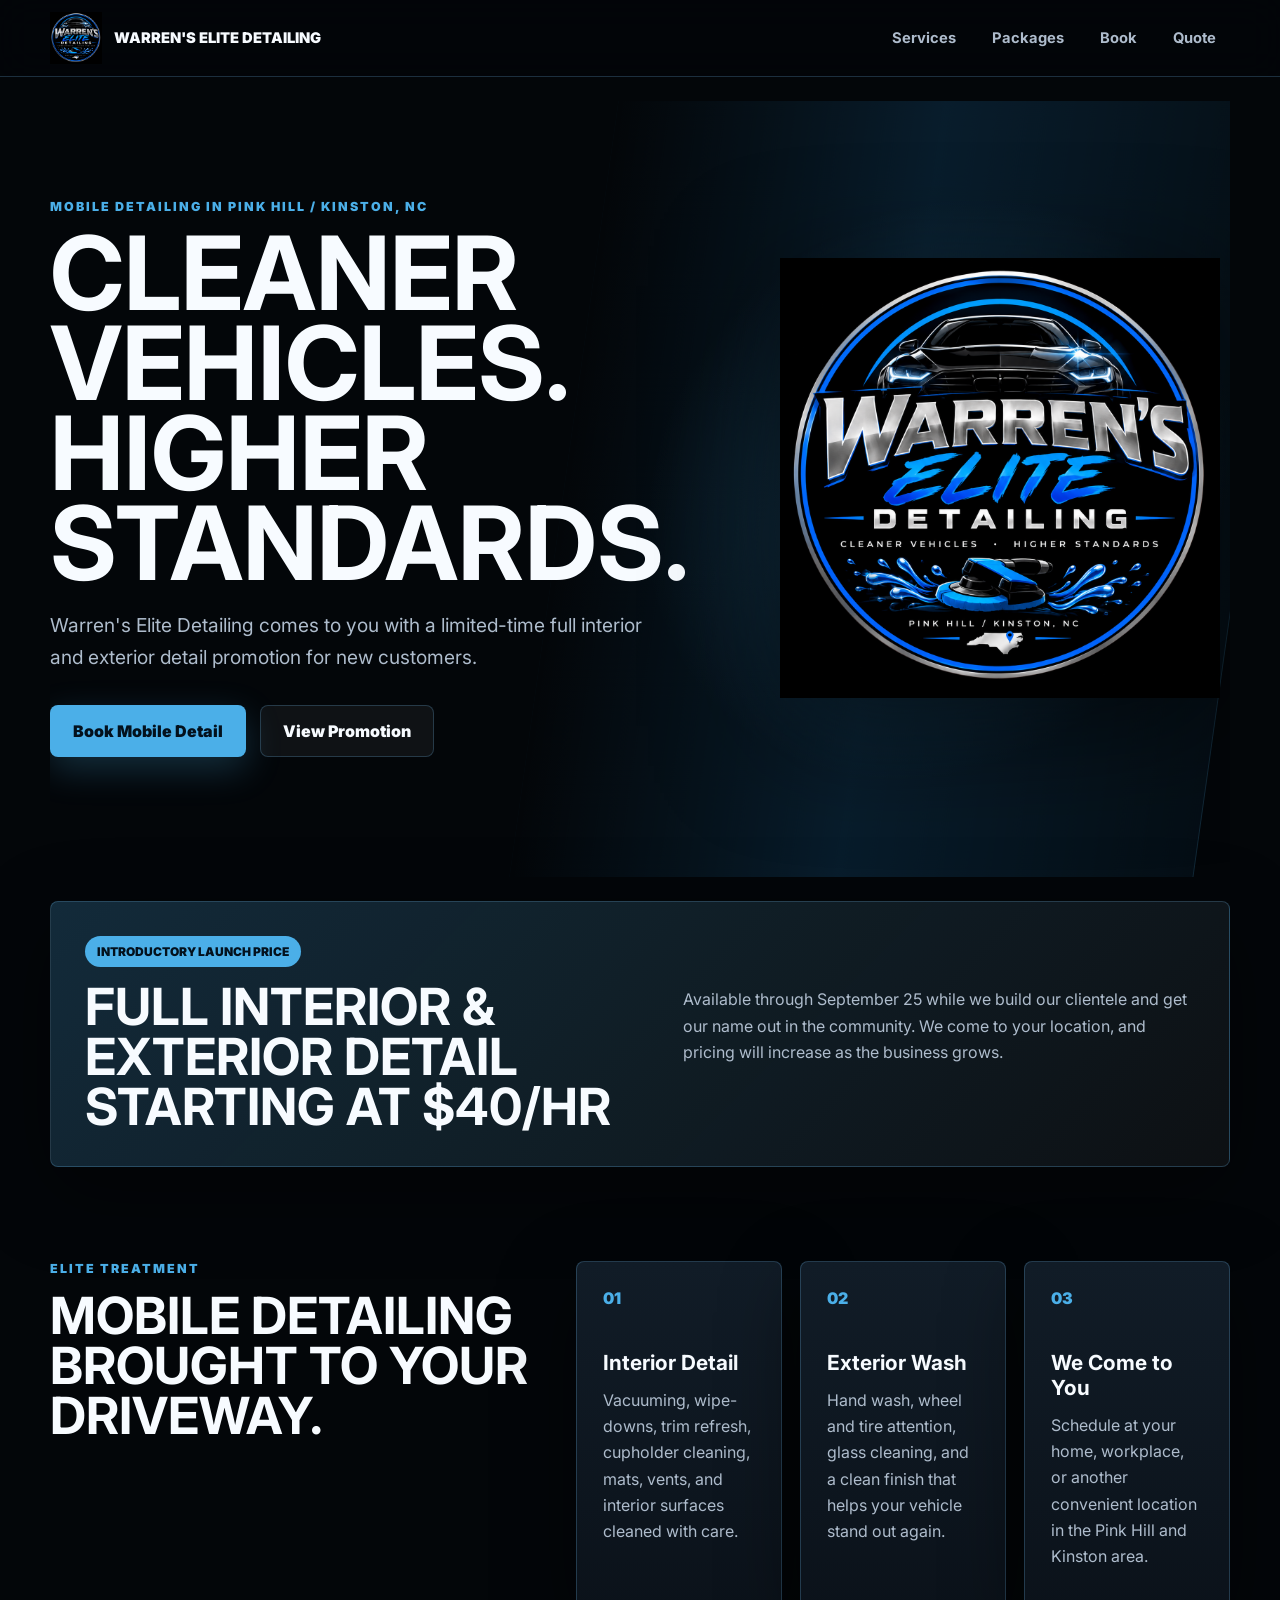
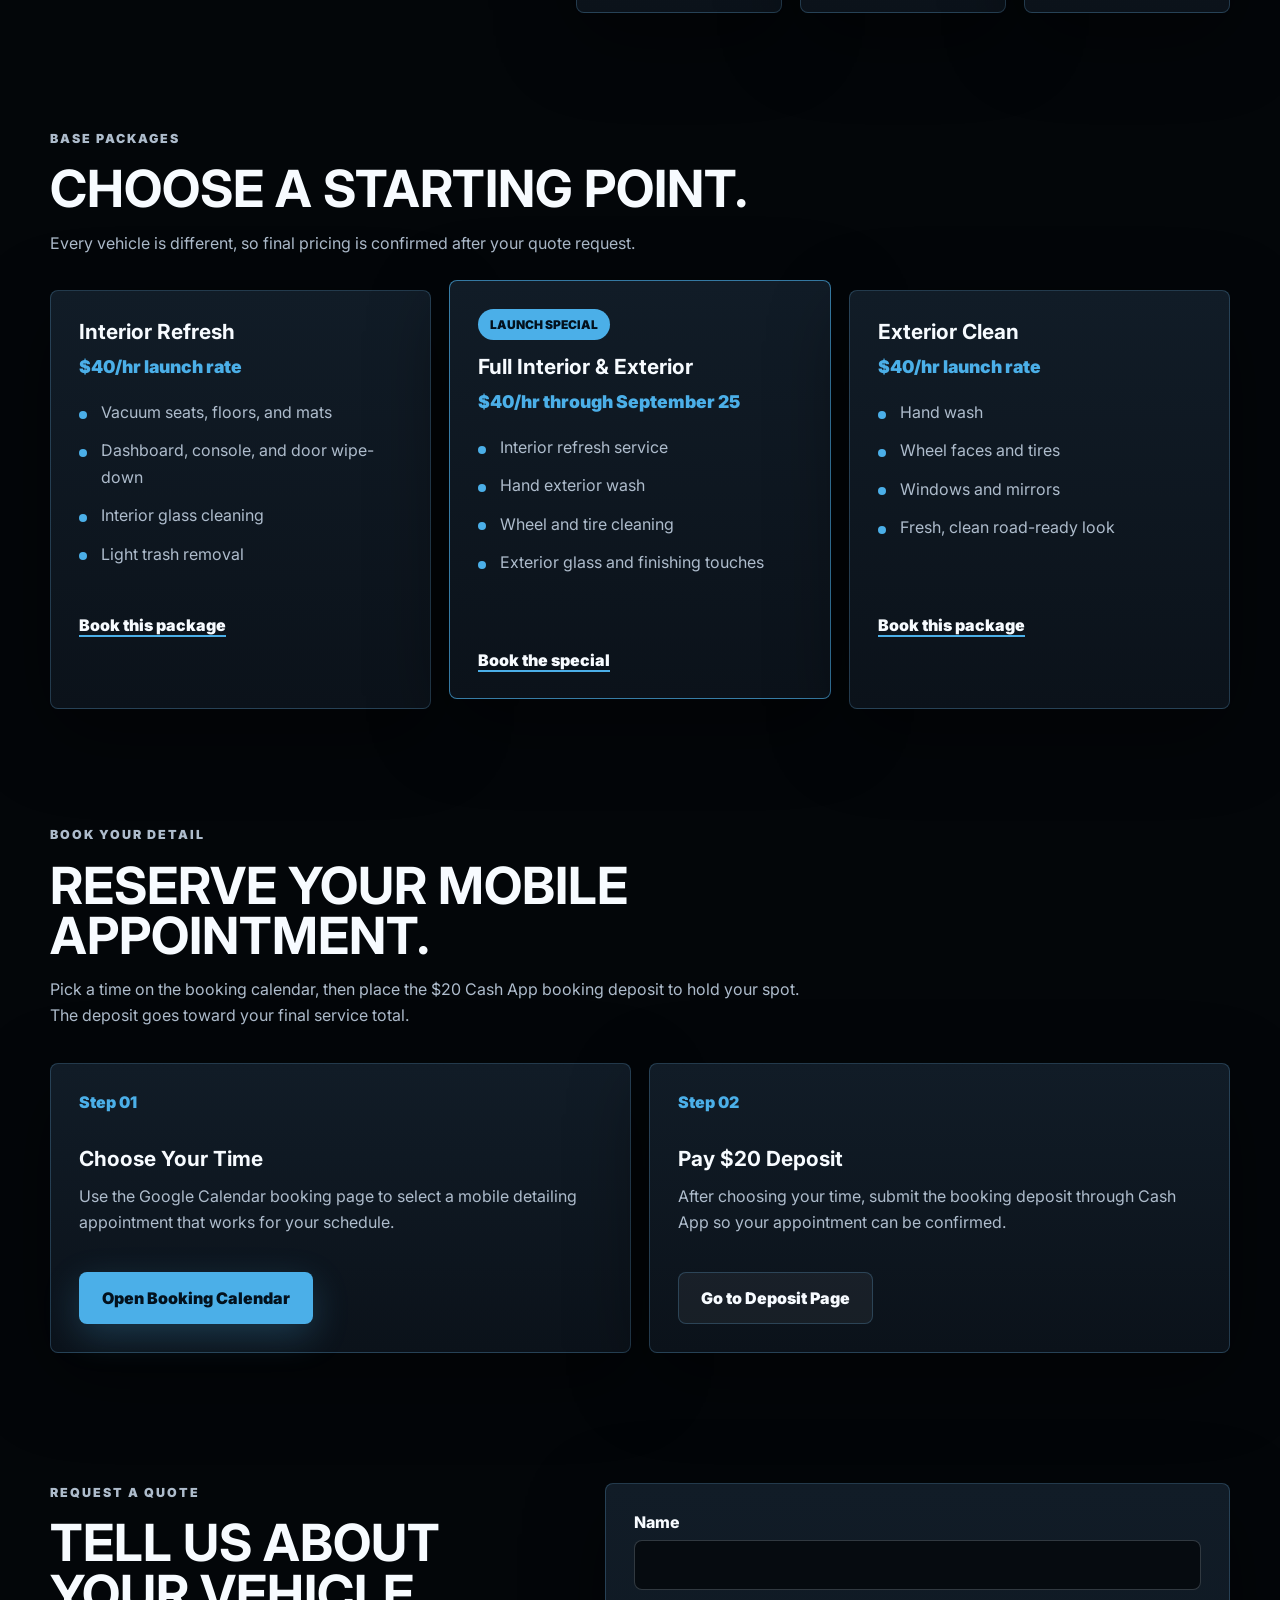
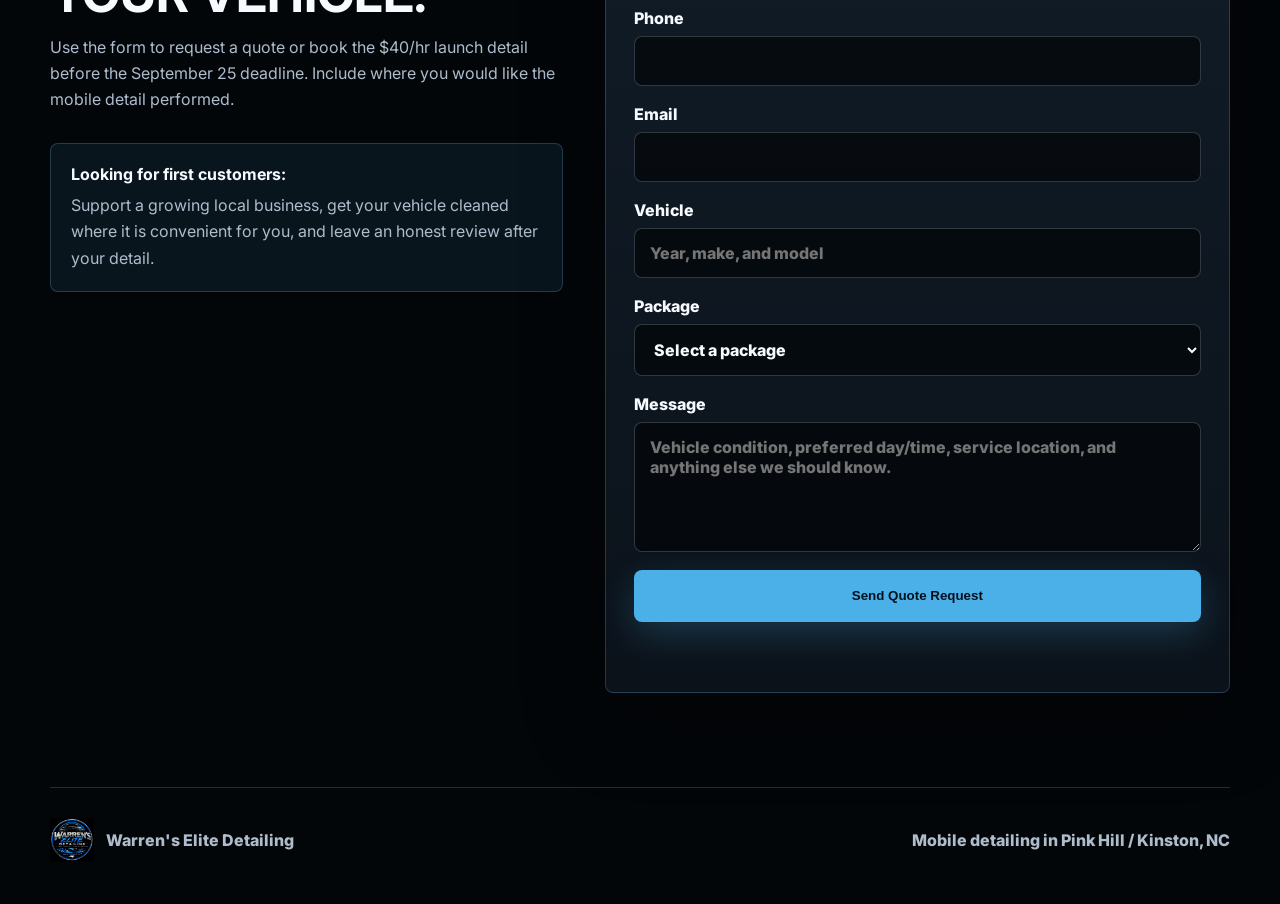
<file: github-pages-update-warrens-elite-detailing/index.html>
<!DOCTYPE html>
<html lang="en">
<head>
  <meta charset="UTF-8">
  <meta name="viewport" content="width=device-width, initial-scale=1.0">
  <meta name="description" content="Warren's Elite Detailing offers mobile interior and exterior auto detailing in Pink Hill and Kinston, NC, with a limited-time $40/hr launch promotion through September 25.">
  <title>Warren's Elite Detailing | Pink Hill & Kinston, NC</title>
  <link rel="preconnect" href="https://fonts.googleapis.com">
  <link rel="preconnect" href="https://fonts.gstatic.com" crossorigin>
  <link href="https://fonts.googleapis.com/css2?family=Inter:wght@400;500;600;700;800;900&display=swap" rel="stylesheet">
  <link rel="stylesheet" href="styles.css">
</head>
<body>
  <header class="site-header" id="top">
    <nav class="nav" aria-label="Main navigation">
      <a class="brand" href="#top" aria-label="Warren's Elite Detailing home">
        <img src="assets/warrens-elite-logo.png" alt="Warren's Elite Detailing logo">
        <span>Warren's Elite Detailing</span>
      </a>
      <div class="nav-links">
        <a href="#services">Services</a>
        <a href="#packages">Packages</a>
        <a href="#booking">Book</a>
        <a href="#quote">Quote</a>
      </div>
    </nav>
  </header>

  <main>
    <section class="hero">
      <div class="hero-bg" aria-hidden="true"></div>
      <div class="hero-content">
        <p class="eyebrow">Mobile detailing in Pink Hill / Kinston, NC</p>
        <h1>Cleaner vehicles. Higher standards.</h1>
        <p class="hero-copy">Warren's Elite Detailing comes to you with a limited-time full interior and exterior detail promotion for new customers.</p>
        <div class="hero-actions">
          <a class="button primary" href="#booking">Book Mobile Detail</a>
          <a class="button secondary" href="#promotion">View Promotion</a>
        </div>
      </div>
      <div class="hero-logo">
        <img src="assets/warrens-elite-logo.png" alt="Warren's Elite Detailing badge">
      </div>
    </section>

    <section class="promo-band" id="promotion">
      <div>
        <span class="promo-label">Introductory Launch Price</span>
        <h2>Full interior & exterior detail starting at $40/hr</h2>
      </div>
      <p>Available through September 25 while we build our clientele and get our name out in the community. We come to your location, and pricing will increase as the business grows.</p>
    </section>

    <section class="section split" id="services">
      <div>
        <p class="eyebrow">Elite treatment</p>
        <h2>Mobile detailing brought to your driveway.</h2>
      </div>
      <div class="service-grid">
        <article class="service-card">
          <span>01</span>
          <h3>Interior Detail</h3>
          <p>Vacuuming, wipe-downs, trim refresh, cupholder cleaning, mats, vents, and interior surfaces cleaned with care.</p>
        </article>
        <article class="service-card">
          <span>02</span>
          <h3>Exterior Wash</h3>
          <p>Hand wash, wheel and tire attention, glass cleaning, and a clean finish that helps your vehicle stand out again.</p>
        </article>
        <article class="service-card">
          <span>03</span>
          <h3>We Come to You</h3>
          <p>Schedule at your home, workplace, or another convenient location in the Pink Hill and Kinston area.</p>
        </article>
      </div>
    </section>

    <section class="section packages" id="packages">
      <div class="section-heading">
        <p class="eyebrow">Base packages</p>
        <h2>Choose a starting point.</h2>
        <p>Every vehicle is different, so final pricing is confirmed after your quote request.</p>
      </div>

      <div class="package-grid">
        <article class="package-card">
          <h3>Interior Refresh</h3>
          <p class="price">$40/hr launch rate</p>
          <ul>
            <li>Vacuum seats, floors, and mats</li>
            <li>Dashboard, console, and door wipe-down</li>
            <li>Interior glass cleaning</li>
            <li>Light trash removal</li>
          </ul>
          <a href="#booking">Book this package</a>
        </article>

        <article class="package-card featured">
          <div class="badge">Launch Special</div>
          <h3>Full Interior & Exterior</h3>
          <p class="price">$40/hr through September 25</p>
          <ul>
            <li>Interior refresh service</li>
            <li>Hand exterior wash</li>
            <li>Wheel and tire cleaning</li>
            <li>Exterior glass and finishing touches</li>
          </ul>
          <a href="#booking">Book the special</a>
        </article>

        <article class="package-card">
          <h3>Exterior Clean</h3>
          <p class="price">$40/hr launch rate</p>
          <ul>
            <li>Hand wash</li>
            <li>Wheel faces and tires</li>
            <li>Windows and mirrors</li>
            <li>Fresh, clean road-ready look</li>
          </ul>
          <a href="#booking">Book this package</a>
        </article>
      </div>
    </section>

    <section class="section booking-section" id="booking">
      <div class="section-heading">
        <p class="eyebrow">Book your detail</p>
        <h2>Reserve your mobile appointment.</h2>
        <p>Pick a time on the booking calendar, then place the $20 Cash App booking deposit to hold your spot. The deposit goes toward your final service total.</p>
      </div>

      <div class="booking-grid">
        <article class="booking-card">
          <span>Step 01</span>
          <h3>Choose Your Time</h3>
          <p>Use the Google Calendar booking page to select a mobile detailing appointment that works for your schedule.</p>
          <a class="button primary" href="https://calendar.app.google/R5X62DQGGWWicwbE6" target="_blank" rel="noopener">Open Booking Calendar</a>
        </article>

        <article class="booking-card">
          <span>Step 02</span>
          <h3>Pay $20 Deposit</h3>
          <p>After choosing your time, submit the booking deposit through Cash App so your appointment can be confirmed.</p>
          <a class="button secondary" href="payment.html">Go to Deposit Page</a>
        </article>
      </div>
    </section>

    <section class="section quote-section" id="quote">
      <div class="quote-copy">
        <p class="eyebrow">Request a quote</p>
        <h2>Tell us about your vehicle.</h2>
        <p>Use the form to request a quote or book the $40/hr launch detail before the September 25 deadline. Include where you would like the mobile detail performed.</p>
        <div class="note">
          <strong>Looking for first customers:</strong>
          <span>Support a growing local business, get your vehicle cleaned where it is convenient for you, and leave an honest review after your detail.</span>
        </div>
      </div>

      <form class="quote-form" id="quoteForm" action="https://formspree.io/f/YOUR_FORM_ID" method="POST">
        <input type="hidden" name="_subject" value="New quote request from Warren's Elite Detailing website">

        <label>
          Name
          <input type="text" name="name" autocomplete="name" required>
        </label>

        <label>
          Phone
          <input type="tel" name="phone" autocomplete="tel" required>
        </label>

        <label>
          Email
          <input type="email" name="email" autocomplete="email">
        </label>

        <label>
          Vehicle
          <input type="text" name="vehicle" placeholder="Year, make, and model" required>
        </label>

        <label>
          Package
          <select name="package" required>
            <option value="">Select a package</option>
            <option>Full Interior & Exterior Launch Special</option>
            <option>Interior Refresh</option>
            <option>Exterior Clean</option>
            <option>Not sure yet</option>
          </select>
        </label>

        <label>
          Message
          <textarea name="message" rows="5" placeholder="Vehicle condition, preferred day/time, service location, and anything else we should know."></textarea>
        </label>

        <button class="button primary" type="submit">Send Quote Request</button>
        <p class="form-status" id="formStatus" role="status" aria-live="polite"></p>
      </form>
    </section>
  </main>

  <footer class="footer">
    <div>
      <img src="assets/warrens-elite-logo.png" alt="" aria-hidden="true">
      <p>Warren's Elite Detailing</p>
    </div>
    <p>Mobile detailing in Pink Hill / Kinston, NC</p>
  </footer>

  <script src="script.js"></script>
</body>
</html>
</file>
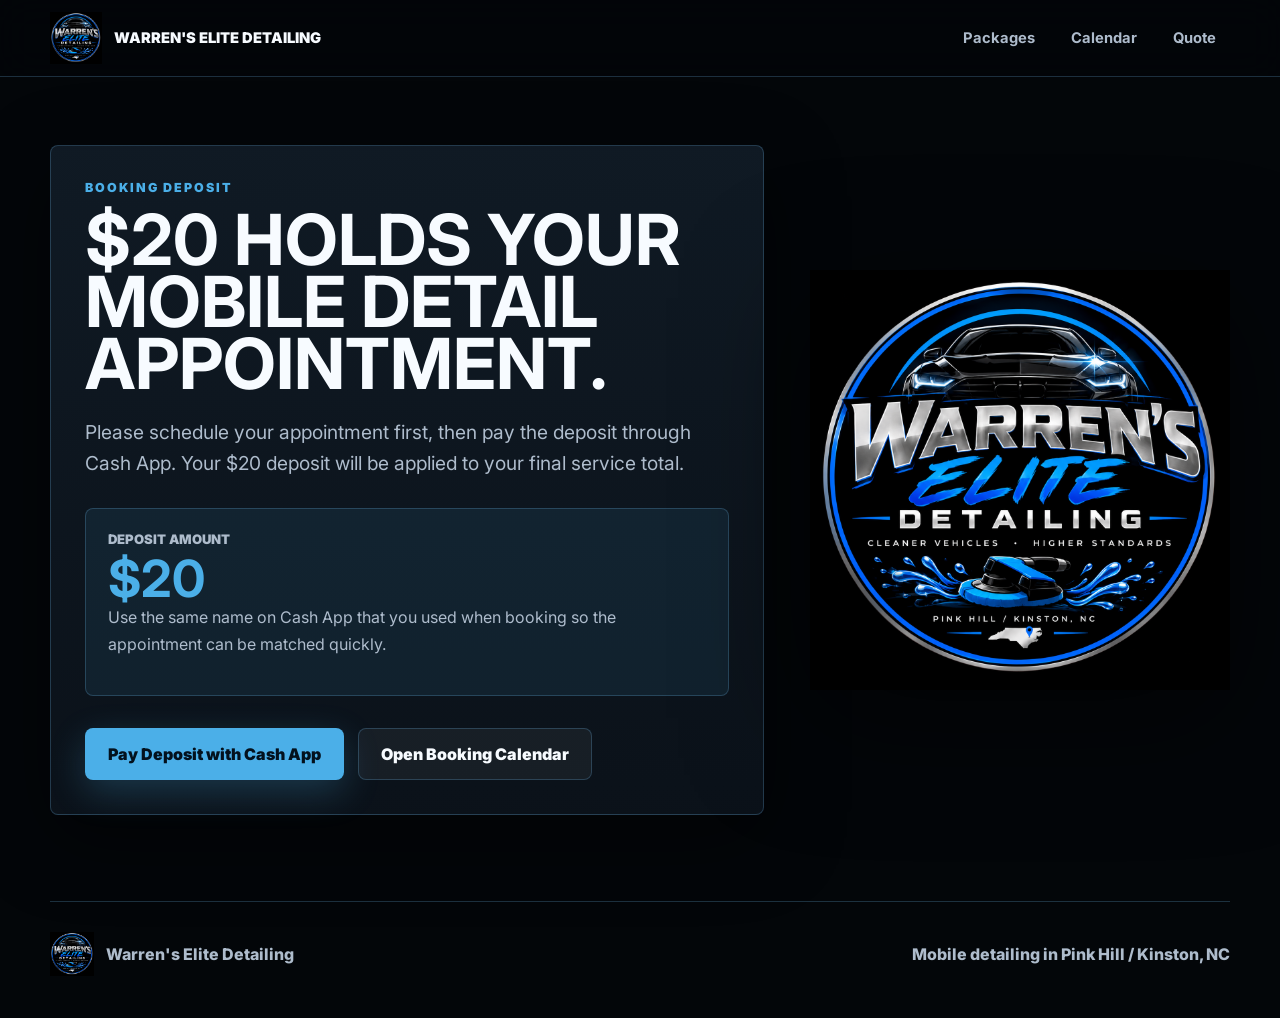
<file: github-pages-update-warrens-elite-detailing/payment.html>
<!DOCTYPE html>
<html lang="en">
<head>
  <meta charset="UTF-8">
  <meta name="viewport" content="width=device-width, initial-scale=1.0">
  <meta name="description" content="Pay the $20 booking deposit for Warren's Elite Detailing mobile detailing appointments.">
  <title>$20 Booking Deposit | Warren's Elite Detailing</title>
  <link rel="preconnect" href="https://fonts.googleapis.com">
  <link rel="preconnect" href="https://fonts.gstatic.com" crossorigin>
  <link href="https://fonts.googleapis.com/css2?family=Inter:wght@400;500;600;700;800;900&display=swap" rel="stylesheet">
  <link rel="stylesheet" href="styles.css">
</head>
<body>
  <header class="site-header">
    <nav class="nav" aria-label="Main navigation">
      <a class="brand" href="index.html" aria-label="Warren's Elite Detailing home">
        <img src="assets/warrens-elite-logo.png" alt="Warren's Elite Detailing logo">
        <span>Warren's Elite Detailing</span>
      </a>
      <div class="nav-links">
        <a href="index.html#packages">Packages</a>
        <a href="https://calendar.app.google/R5X62DQGGWWicwbE6" target="_blank" rel="noopener">Calendar</a>
        <a href="index.html#quote">Quote</a>
      </div>
    </nav>
  </header>

  <main>
    <section class="payment-hero">
      <div class="payment-panel">
        <p class="eyebrow">Booking deposit</p>
        <h1>$20 holds your mobile detail appointment.</h1>
        <p class="hero-copy">Please schedule your appointment first, then pay the deposit through Cash App. Your $20 deposit will be applied to your final service total.</p>

        <div class="deposit-box">
          <span>Deposit Amount</span>
          <strong>$20</strong>
          <p>Use the same name on Cash App that you used when booking so the appointment can be matched quickly.</p>
        </div>

        <div class="hero-actions">
          <a class="button primary" href="https://cash.app/$WarrensDetailing/20" target="_blank" rel="noopener" id="cashAppLink">Pay Deposit with Cash App</a>
          <a class="button secondary" href="https://calendar.app.google/R5X62DQGGWWicwbE6" target="_blank" rel="noopener">Open Booking Calendar</a>
        </div>
      </div>

      <div class="hero-logo">
        <img src="assets/warrens-elite-logo.png" alt="Warren's Elite Detailing badge">
      </div>
    </section>
  </main>

  <footer class="footer">
    <div>
      <img src="assets/warrens-elite-logo.png" alt="" aria-hidden="true">
      <p>Warren's Elite Detailing</p>
    </div>
    <p>Mobile detailing in Pink Hill / Kinston, NC</p>
  </footer>

  <script src="script.js"></script>
</body>
</html>
</file>
<file: github-pages-update-warrens-elite-detailing/styles.css>
:root {
  --black: #030609;
  --black-soft: #071018;
  --panel: #0b121a;
  --panel-light: #111c27;
  --carolina: #4bafe8;
  --carolina-bright: #28a7ff;
  --white: #f7fbff;
  --muted: #aebccc;
  --line: rgba(120, 199, 255, 0.22);
  --shadow: 0 24px 80px rgba(0, 0, 0, 0.45);
}

* {
  box-sizing: border-box;
}

html {
  scroll-behavior: smooth;
}

body {
  margin: 0;
  font-family: "Inter", Arial, sans-serif;
  color: var(--white);
  background: var(--black);
}

a {
  color: inherit;
  text-decoration: none;
}

img {
  display: block;
  max-width: 100%;
}

.site-header {
  position: sticky;
  top: 0;
  z-index: 20;
  background: rgba(3, 6, 9, 0.82);
  border-bottom: 1px solid var(--line);
  backdrop-filter: blur(18px);
}

.nav {
  width: min(1180px, calc(100% - 32px));
  min-height: 76px;
  margin: 0 auto;
  display: flex;
  align-items: center;
  justify-content: space-between;
  gap: 24px;
}

.brand {
  display: inline-flex;
  align-items: center;
  gap: 12px;
  font-weight: 900;
  letter-spacing: 0;
  text-transform: uppercase;
}

.brand img {
  width: 52px;
  height: 52px;
  object-fit: contain;
}

.brand span {
  font-size: 0.92rem;
}

.nav-links {
  display: flex;
  align-items: center;
  gap: 8px;
}

.nav-links a {
  min-height: 40px;
  display: inline-flex;
  align-items: center;
  padding: 0 14px;
  color: var(--muted);
  font-weight: 700;
  font-size: 0.92rem;
}

.nav-links a:hover {
  color: var(--white);
}

.hero {
  position: relative;
  width: min(1180px, calc(100% - 32px));
  min-height: calc(100vh - 76px);
  margin: 0 auto;
  display: grid;
  grid-template-columns: minmax(0, 1fr) minmax(300px, 460px);
  align-items: center;
  gap: 46px;
  padding: 54px 0 76px;
  overflow: hidden;
}

.hero-bg {
  position: absolute;
  inset: 24px -18px 24px auto;
  width: 58%;
  background:
    linear-gradient(90deg, rgba(3, 6, 9, 0) 0%, rgba(40, 167, 255, 0.14) 48%, rgba(40, 167, 255, 0.05) 100%),
    radial-gradient(circle at 55% 50%, rgba(75, 175, 232, 0.24), transparent 54%);
  border-right: 1px solid rgba(75, 175, 232, 0.2);
  transform: skewX(-8deg);
}

.hero-content,
.hero-logo {
  position: relative;
  z-index: 1;
}

.eyebrow {
  margin: 0 0 14px;
  color: var(--carolina);
  font-size: 0.78rem;
  font-weight: 900;
  text-transform: uppercase;
  letter-spacing: 0.16em;
}

h1,
h2,
h3,
p {
  margin-top: 0;
}

h1 {
  max-width: 820px;
  margin-bottom: 22px;
  font-size: clamp(3.2rem, 8vw, 6.8rem);
  line-height: 0.88;
  letter-spacing: 0;
  text-transform: uppercase;
}

h2 {
  margin-bottom: 16px;
  font-size: clamp(2rem, 4vw, 4.2rem);
  line-height: 0.98;
  letter-spacing: 0;
  text-transform: uppercase;
}

h3 {
  margin-bottom: 12px;
  font-size: 1.3rem;
}

.hero-copy {
  max-width: 620px;
  color: var(--muted);
  font-size: 1.2rem;
  line-height: 1.65;
}

.hero-actions {
  display: flex;
  flex-wrap: wrap;
  gap: 14px;
  margin-top: 32px;
}

.button {
  min-height: 52px;
  display: inline-flex;
  align-items: center;
  justify-content: center;
  border: 1px solid transparent;
  border-radius: 8px;
  padding: 0 22px;
  font-weight: 900;
  cursor: pointer;
  transition: transform 180ms ease, border-color 180ms ease, background 180ms ease;
}

.button:hover {
  transform: translateY(-2px);
}

.button.primary {
  color: #03111d;
  background: var(--carolina);
  box-shadow: 0 12px 36px rgba(75, 175, 232, 0.24);
}

.button.secondary {
  color: var(--white);
  background: rgba(255, 255, 255, 0.05);
  border-color: var(--line);
}

.hero-logo {
  display: flex;
  align-items: center;
  justify-content: center;
}

.hero-logo img {
  width: min(100%, 440px);
  filter: drop-shadow(0 28px 60px rgba(0, 0, 0, 0.55));
}

.promo-band {
  width: min(1180px, calc(100% - 32px));
  margin: 0 auto;
  display: grid;
  grid-template-columns: 1.05fr 0.95fr;
  gap: 32px;
  align-items: center;
  padding: 34px;
  background: linear-gradient(135deg, rgba(75, 175, 232, 0.22), rgba(255, 255, 255, 0.045));
  border: 1px solid var(--line);
  border-radius: 8px;
  box-shadow: var(--shadow);
}

.promo-label,
.badge {
  display: inline-flex;
  width: fit-content;
  margin-bottom: 14px;
  padding: 8px 12px;
  border-radius: 999px;
  color: #03111d;
  background: var(--carolina);
  font-size: 0.75rem;
  font-weight: 900;
  text-transform: uppercase;
}

.promo-band h2 {
  margin-bottom: 0;
  font-size: clamp(2rem, 4vw, 3.4rem);
}

.promo-band p,
.section-heading p,
.service-card p,
.package-card li,
.quote-copy p,
.note span,
.footer p {
  color: var(--muted);
  line-height: 1.65;
}

.section {
  width: min(1180px, calc(100% - 32px));
  margin: 0 auto;
  padding: 94px 0;
}

.split {
  display: grid;
  grid-template-columns: 0.85fr 1.15fr;
  gap: 42px;
}

.service-grid,
.package-grid {
  display: grid;
  gap: 18px;
}

.service-grid {
  grid-template-columns: repeat(3, minmax(0, 1fr));
}

.service-card,
.package-card,
.booking-card,
.quote-form {
  background: linear-gradient(180deg, var(--panel-light), var(--panel));
  border: 1px solid var(--line);
  border-radius: 8px;
  box-shadow: var(--shadow);
}

.service-card {
  padding: 26px;
}

.service-card span {
  display: block;
  margin-bottom: 42px;
  color: var(--carolina);
  font-weight: 900;
}

.packages {
  padding-top: 22px;
}

.section-heading {
  max-width: 780px;
  margin-bottom: 34px;
}

.package-grid {
  grid-template-columns: repeat(3, minmax(0, 1fr));
}

.package-card {
  position: relative;
  min-height: 100%;
  padding: 28px;
}

.package-card.featured {
  border-color: rgba(75, 175, 232, 0.66);
  transform: translateY(-10px);
}

.package-card .price {
  margin-bottom: 22px;
  color: var(--carolina);
  font-size: 1.1rem;
  font-weight: 900;
}

.package-card ul {
  min-height: 190px;
  margin: 0 0 26px;
  padding: 0;
  list-style: none;
}

.package-card li {
  position: relative;
  padding-left: 22px;
  margin-bottom: 12px;
}

.package-card li::before {
  position: absolute;
  left: 0;
  top: 0.72em;
  width: 8px;
  height: 8px;
  background: var(--carolina);
  border-radius: 50%;
  content: "";
}

.package-card a {
  color: var(--white);
  font-weight: 900;
  border-bottom: 2px solid var(--carolina);
}

.booking-section {
  padding-top: 22px;
}

.booking-grid {
  display: grid;
  grid-template-columns: repeat(2, minmax(0, 1fr));
  gap: 18px;
}

.booking-card {
  display: flex;
  min-height: 290px;
  flex-direction: column;
  align-items: flex-start;
  padding: 28px;
}

.booking-card span {
  display: block;
  margin-bottom: 34px;
  color: var(--carolina);
  font-weight: 900;
}

.booking-card p {
  flex: 1;
  color: var(--muted);
  line-height: 1.65;
}

.payment-hero {
  position: relative;
  width: min(1180px, calc(100% - 32px));
  min-height: calc(100vh - 76px);
  margin: 0 auto;
  display: grid;
  grid-template-columns: minmax(0, 1fr) minmax(280px, 420px);
  align-items: center;
  gap: 46px;
  padding: 64px 0 82px;
}

.payment-panel {
  padding: 34px;
  background: linear-gradient(180deg, rgba(17, 28, 39, 0.92), rgba(11, 18, 26, 0.98));
  border: 1px solid var(--line);
  border-radius: 8px;
  box-shadow: var(--shadow);
}

.payment-panel h1 {
  font-size: clamp(2.5rem, 5.5vw, 5.2rem);
}

.deposit-box {
  margin: 28px 0;
  padding: 22px;
  background: rgba(75, 175, 232, 0.09);
  border: 1px solid var(--line);
  border-radius: 8px;
}

.deposit-box span {
  display: block;
  margin-bottom: 6px;
  color: var(--muted);
  font-size: 0.82rem;
  font-weight: 900;
  text-transform: uppercase;
}

.deposit-box strong {
  display: block;
  color: var(--carolina);
  font-size: 3.2rem;
  line-height: 1;
}

.deposit-box p,
.setup-warning {
  color: var(--muted);
  line-height: 1.65;
}

.setup-warning {
  margin: 22px 0 0;
  font-size: 0.92rem;
}

.quote-section {
  display: grid;
  grid-template-columns: 0.82fr 1fr;
  gap: 42px;
  align-items: start;
  padding-top: 36px;
}

.note {
  display: grid;
  gap: 8px;
  margin-top: 30px;
  padding: 20px;
  background: rgba(75, 175, 232, 0.09);
  border: 1px solid var(--line);
  border-radius: 8px;
}

.quote-form {
  display: grid;
  gap: 18px;
  padding: 28px;
}

label {
  display: grid;
  gap: 8px;
  color: var(--white);
  font-weight: 800;
}

input,
select,
textarea {
  width: 100%;
  border: 1px solid rgba(174, 188, 204, 0.26);
  border-radius: 8px;
  padding: 14px 15px;
  color: var(--white);
  background: rgba(3, 6, 9, 0.72);
  font: inherit;
}

textarea {
  resize: vertical;
}

input:focus,
select:focus,
textarea:focus {
  outline: 3px solid rgba(75, 175, 232, 0.22);
  border-color: var(--carolina);
}

.form-status {
  min-height: 24px;
  margin: 0;
  color: var(--muted);
}

.form-status.error {
  color: #ffb4b4;
}

.form-status.success {
  color: #9be7c5;
}

.footer {
  width: min(1180px, calc(100% - 32px));
  margin: 0 auto;
  padding: 30px 0 42px;
  display: flex;
  align-items: center;
  justify-content: space-between;
  gap: 20px;
  border-top: 1px solid var(--line);
}

.footer div {
  display: flex;
  align-items: center;
  gap: 12px;
}

.footer img {
  width: 44px;
  height: 44px;
  object-fit: contain;
}

.footer p {
  margin: 0;
  font-weight: 800;
}

@media (max-width: 900px) {
  .nav {
    min-height: auto;
    padding: 12px 0;
    align-items: flex-start;
    flex-direction: column;
  }

  .hero,
  .promo-band,
  .split,
  .quote-section {
    grid-template-columns: 1fr;
  }

  .hero {
    min-height: auto;
    padding-top: 44px;
    gap: 28px;
  }

  .hero-bg {
    inset: auto -40px 24px auto;
    width: 100%;
    height: 50%;
  }

  .service-grid,
  .package-grid,
  .booking-grid {
    grid-template-columns: 1fr;
  }

  .payment-hero {
    min-height: auto;
    grid-template-columns: 1fr;
    padding-top: 44px;
  }

  .package-card.featured {
    transform: none;
  }

  .package-card ul {
    min-height: 0;
  }
}

@media (max-width: 560px) {
  .nav-links {
    width: 100%;
    justify-content: space-between;
  }

  .nav-links a {
    padding: 0 8px;
    font-size: 0.86rem;
  }

  h1 {
    font-size: 3.05rem;
  }

  .promo-band,
  .service-card,
  .package-card,
  .booking-card,
  .payment-panel,
  .quote-form {
    padding: 22px;
  }

  .footer {
    align-items: flex-start;
    flex-direction: column;
  }
}
</file>
